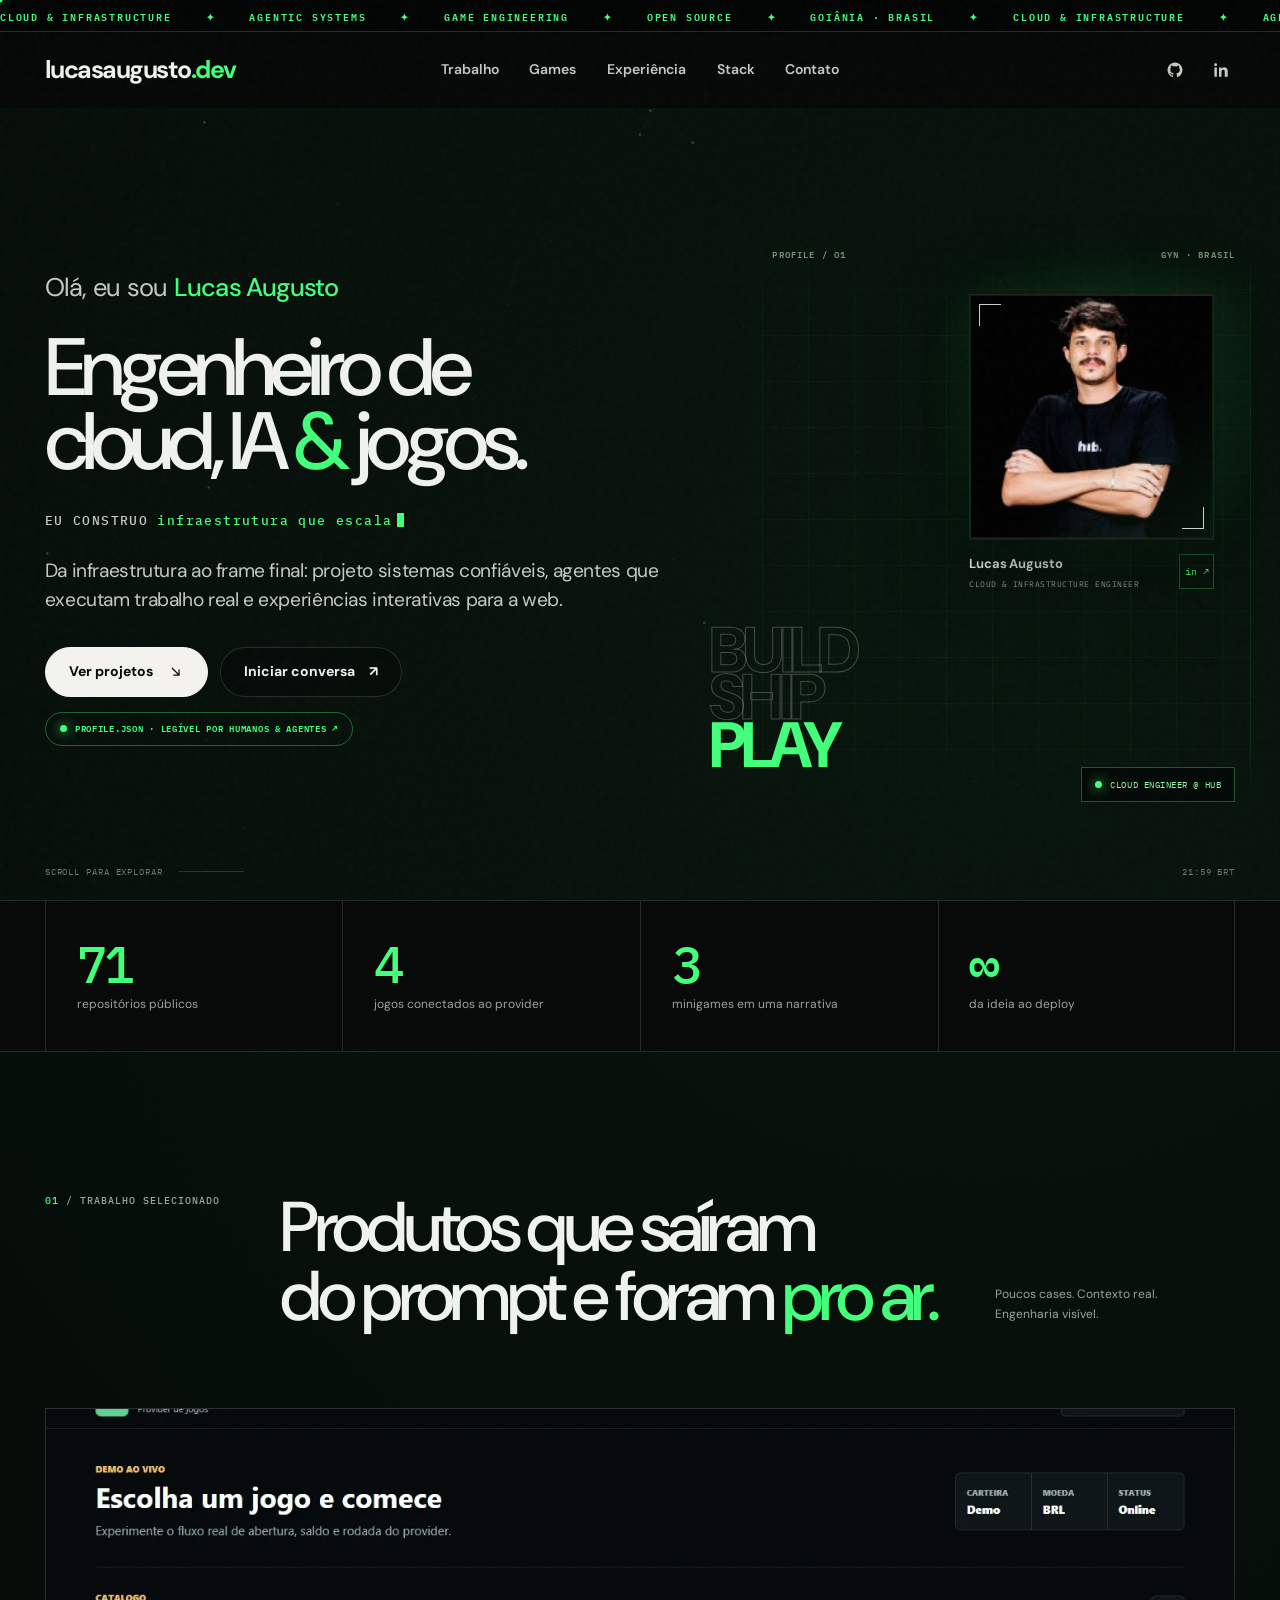
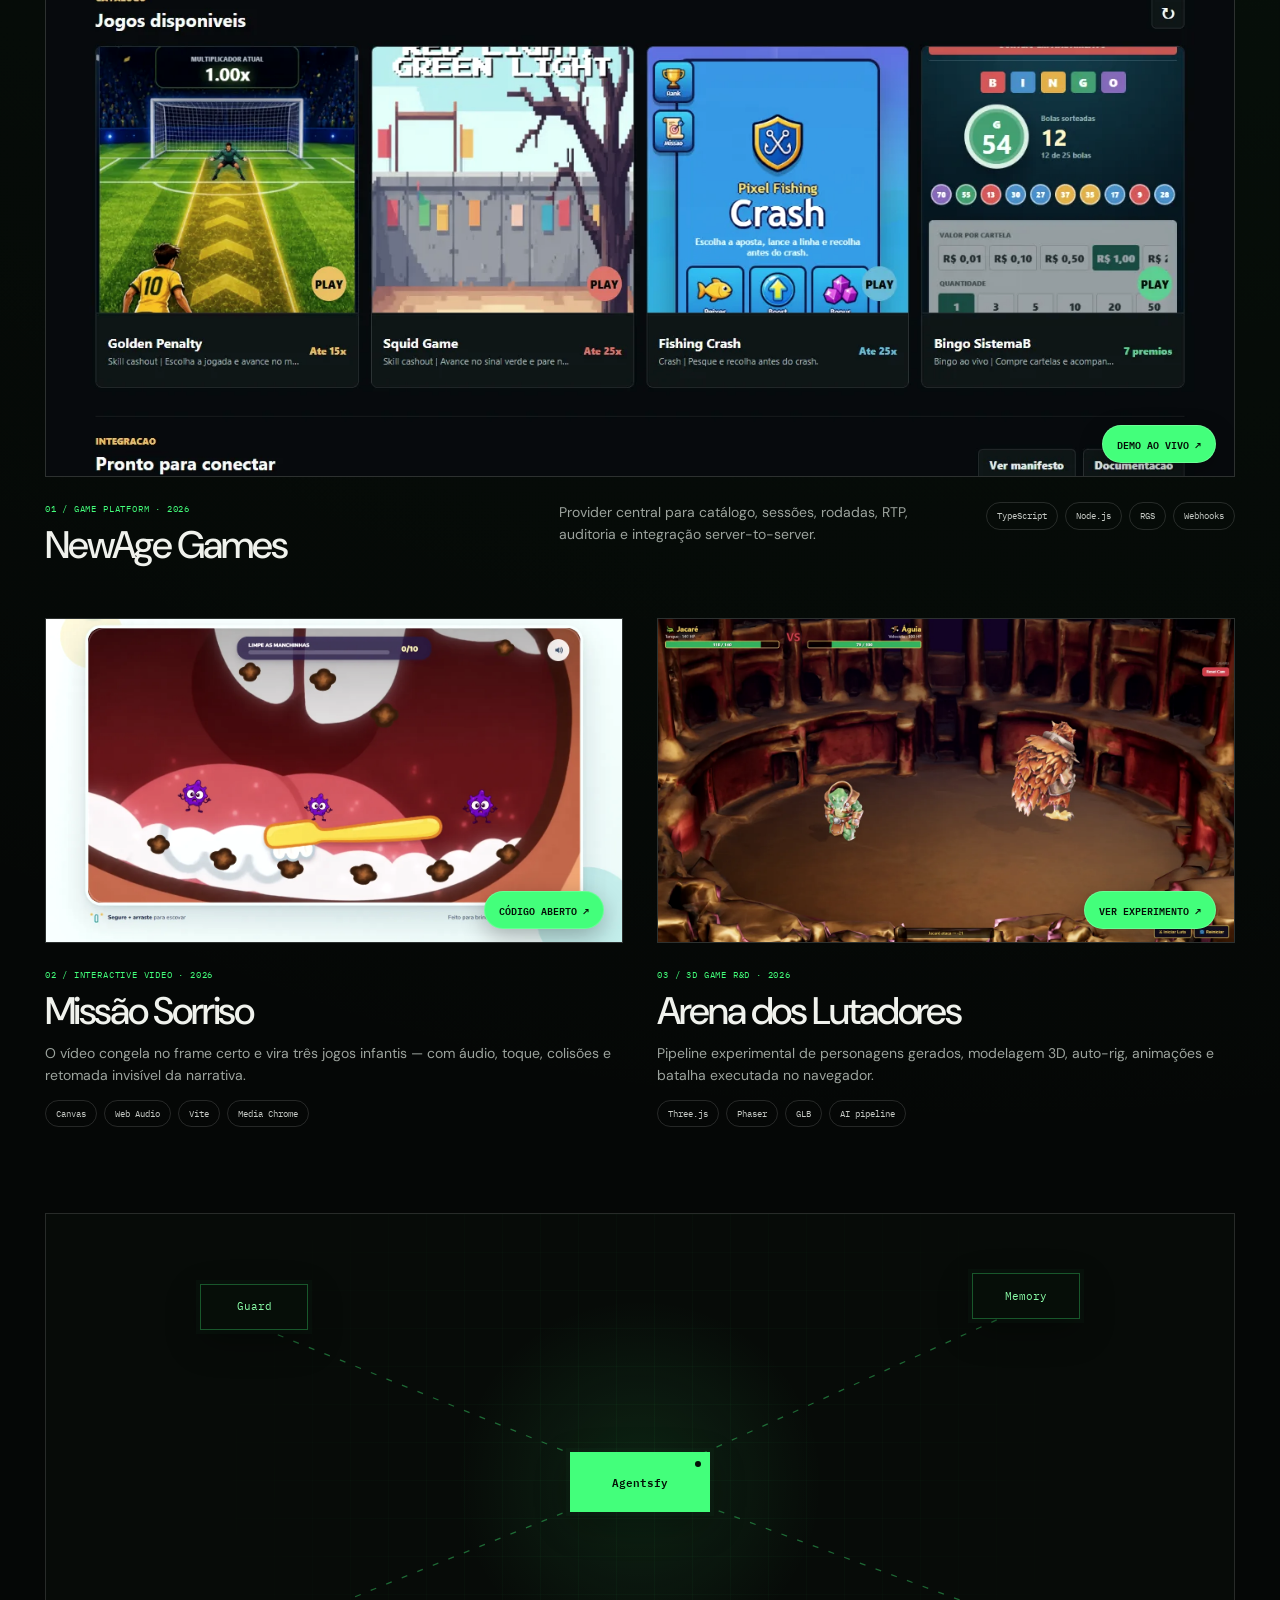
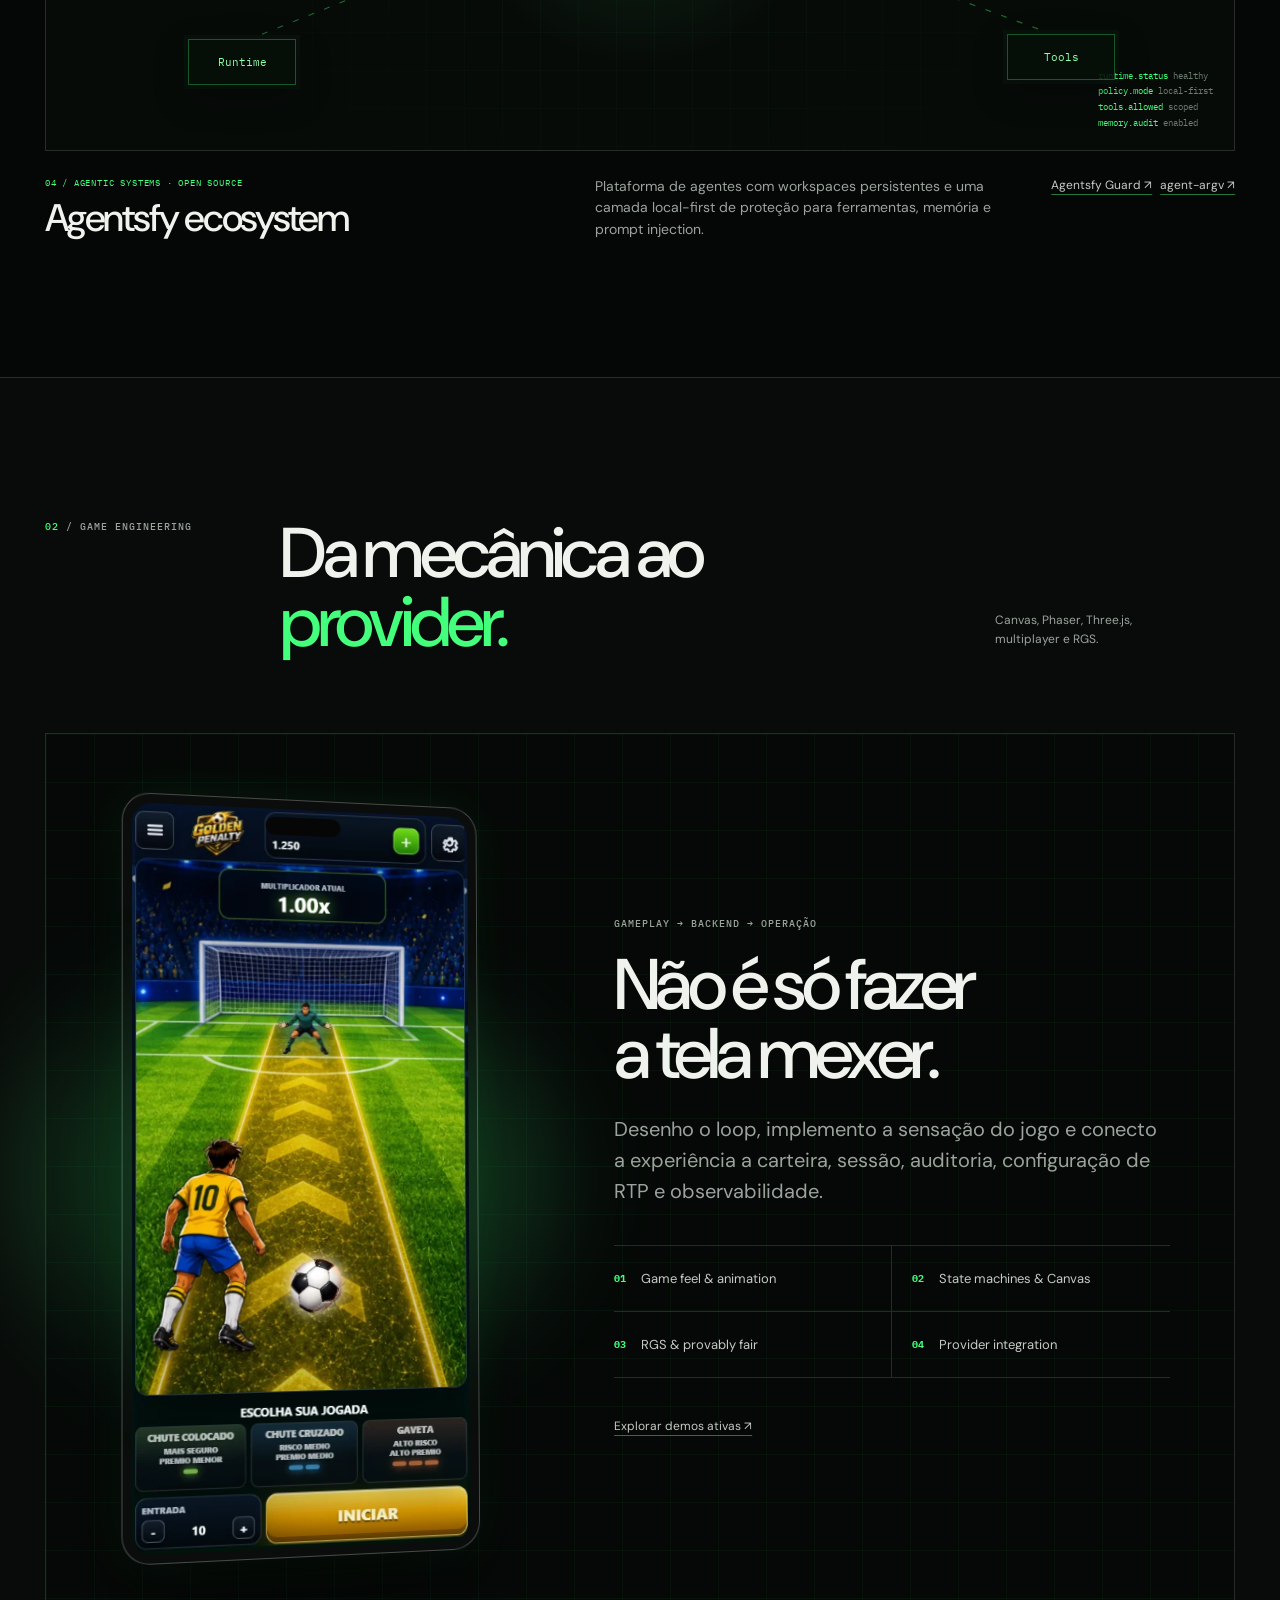
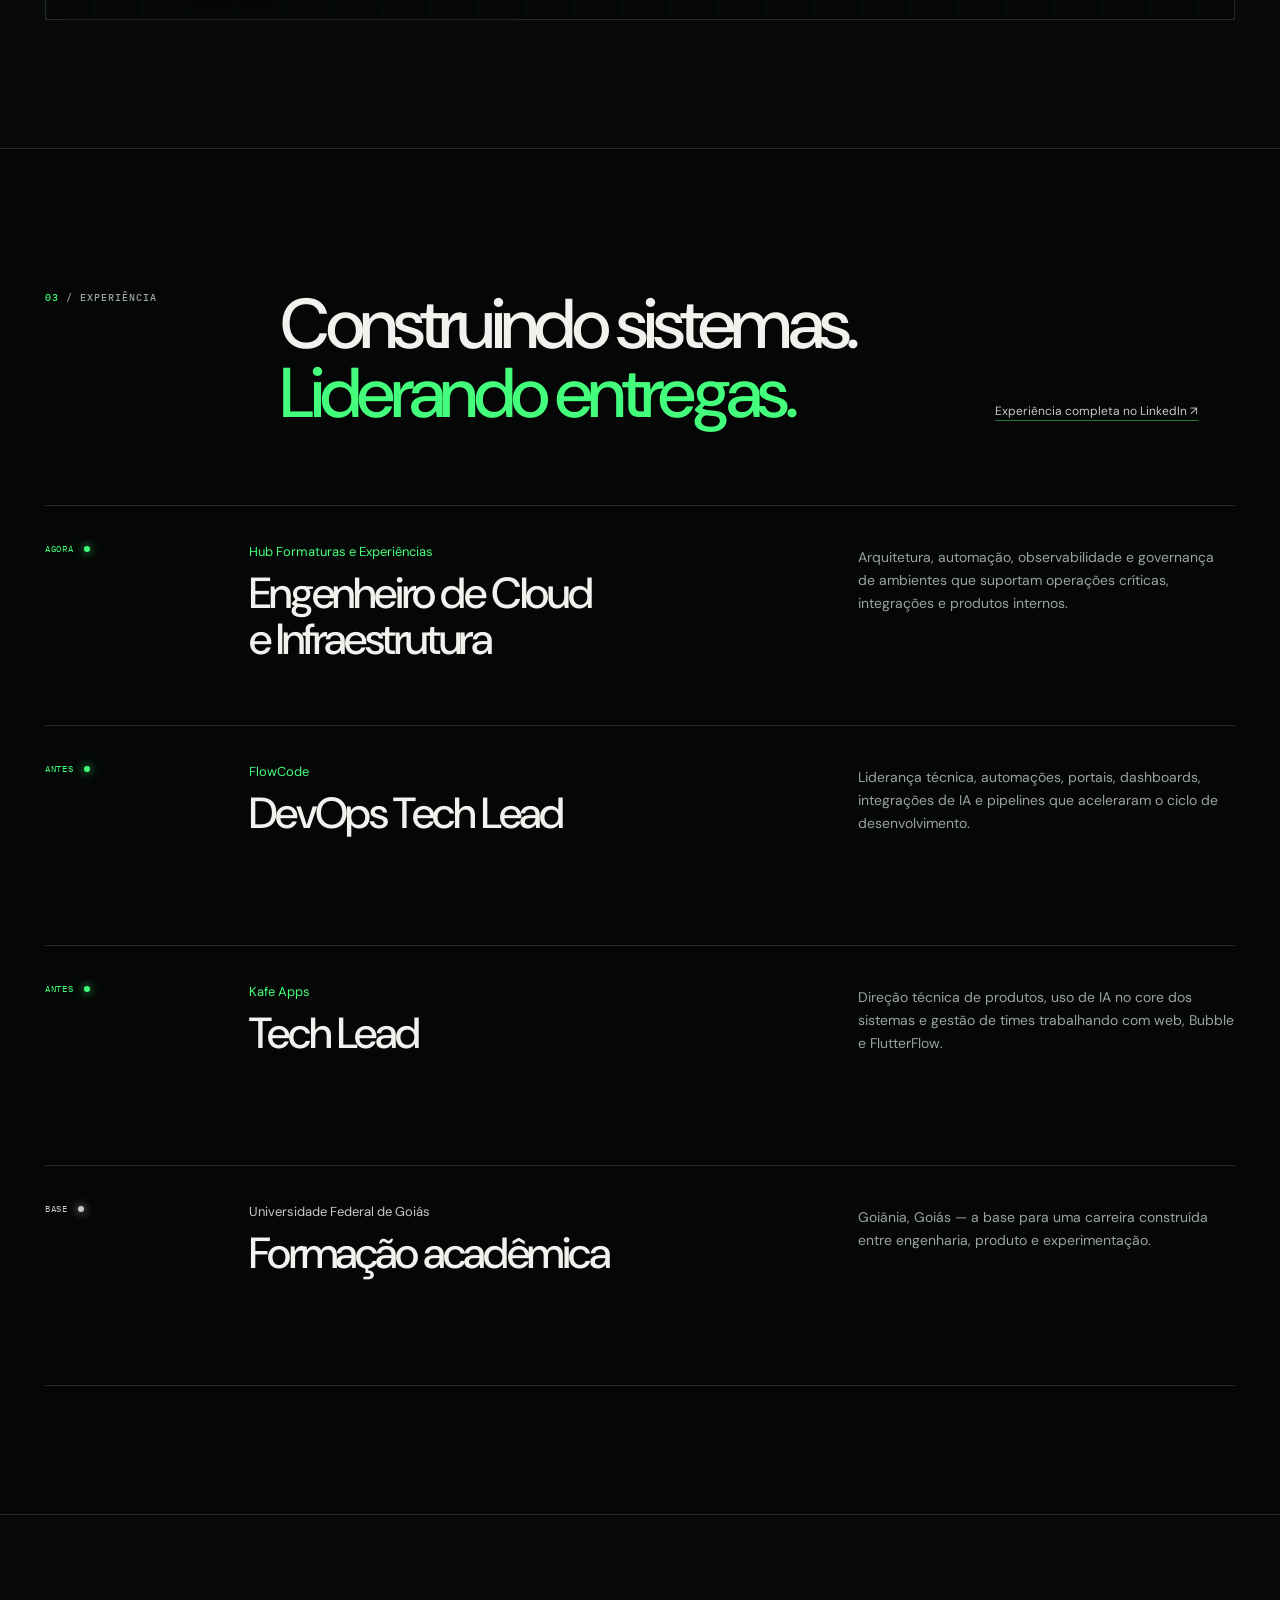
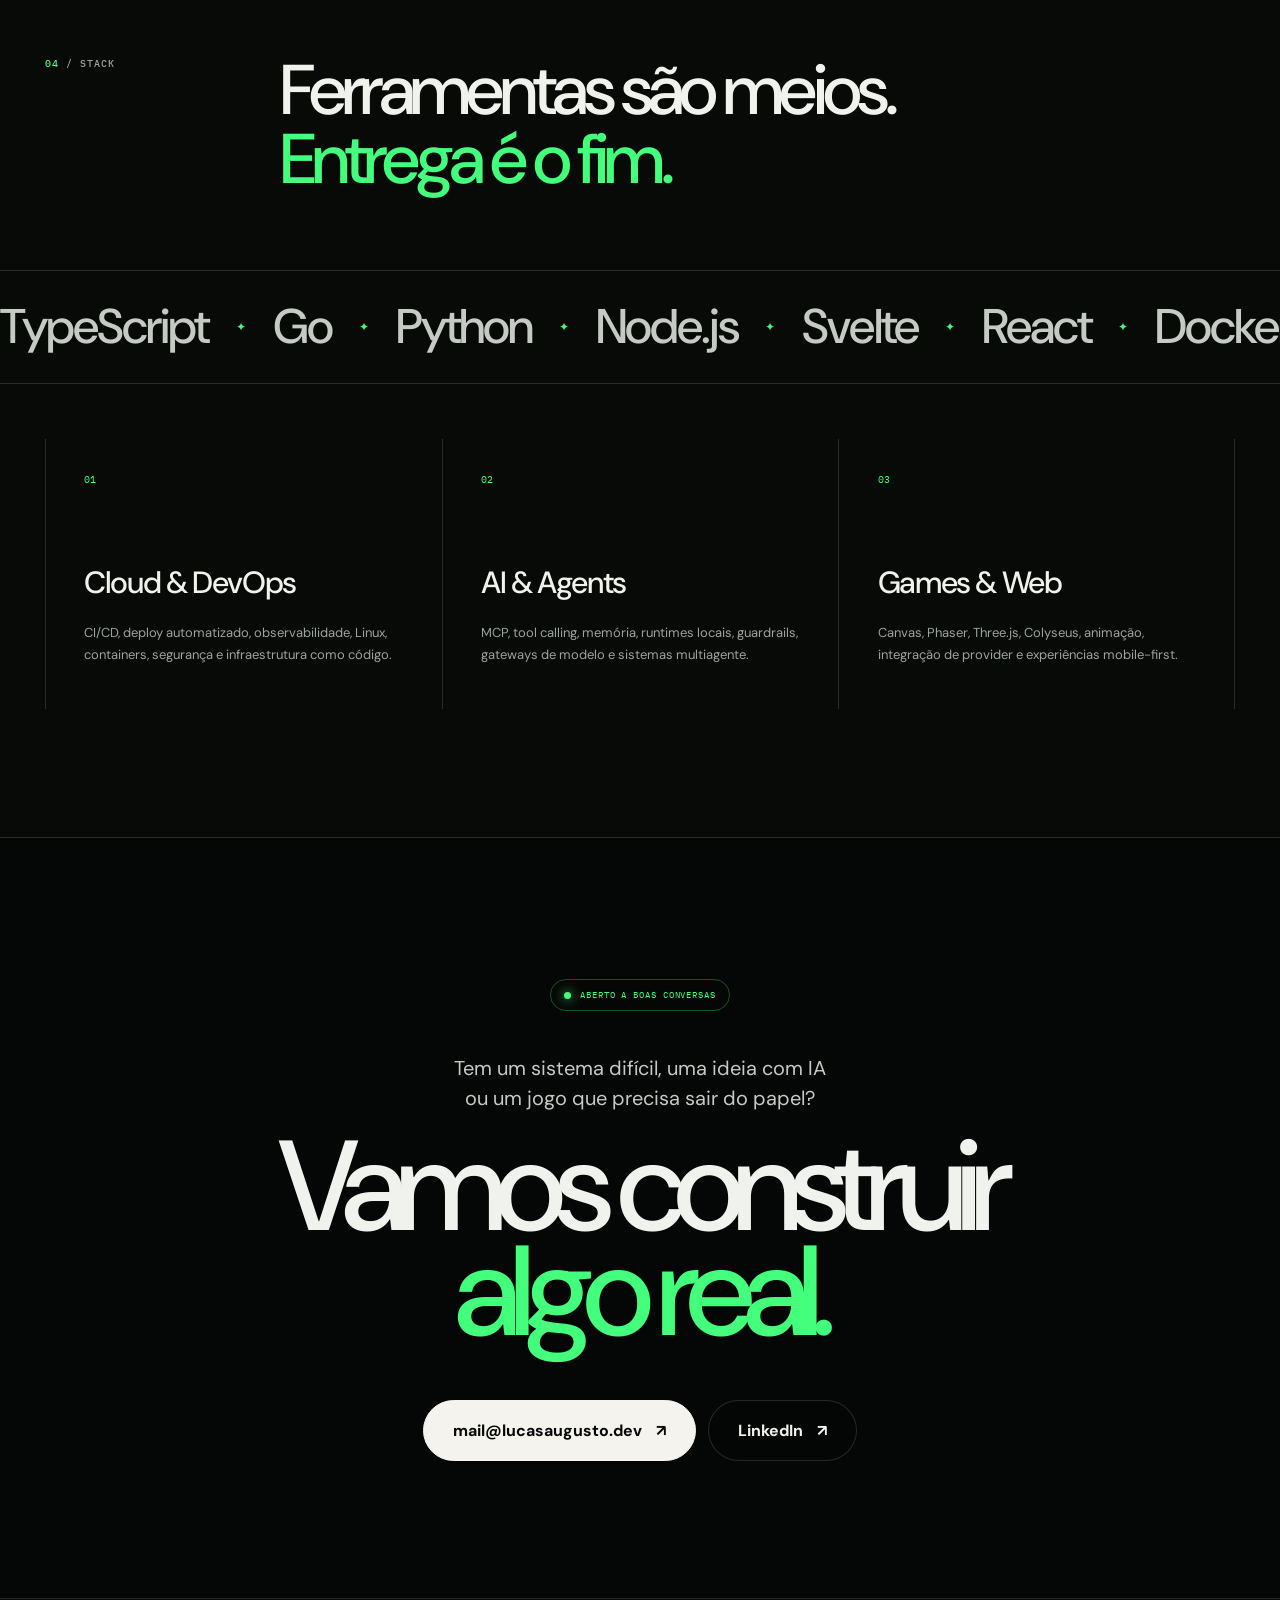
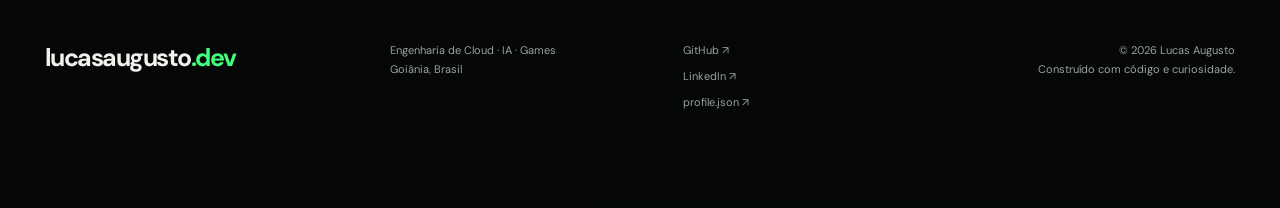
<file: index.html>
<!doctype html>
<html lang="pt-BR">
  <head>
    <meta charset="UTF-8" />
    <meta name="viewport" content="width=device-width, initial-scale=1.0" />
    <meta name="theme-color" content="#050706" />
    <meta
      name="description"
      content="Portfólio de Lucas Augusto — engenharia de cloud e infraestrutura, sistemas de IA e experiências interativas para web."
    />
    <meta name="author" content="Lucas Augusto" />
    <meta name="robots" content="index, follow" />
    <link rel="canonical" href="https://lucasaugusto.dev/" />
    <link rel="preconnect" href="https://fonts.googleapis.com" />
    <link rel="preconnect" href="https://fonts.gstatic.com" crossorigin />
    <link
      href="https://fonts.googleapis.com/css2?family=DM+Sans:wght@400;500;600;700&family=IBM+Plex+Mono:wght@400;500;600&display=swap"
      rel="stylesheet"
    />
    <link rel="icon" href="assets/favicon.svg" type="image/svg+xml" />
    <link rel="stylesheet" href="styles.css" />

    <meta property="og:type" content="website" />
    <meta property="og:locale" content="pt_BR" />
    <meta property="og:site_name" content="Lucas Augusto" />
    <meta property="og:title" content="Lucas Augusto — Cloud, IA & Game Engineering" />
    <meta
      property="og:description"
      content="Da infraestrutura ao frame final: sistemas confiáveis, agentes de IA e experiências jogáveis."
    />
    <meta property="og:url" content="https://lucasaugusto.dev/" />
    <meta property="og:image" content="https://lucasaugusto.dev/assets/og-cover.jpg" />
    <meta name="twitter:card" content="summary_large_image" />
    <meta name="twitter:title" content="Lucas Augusto — Cloud, IA & Game Engineering" />
    <meta
      name="twitter:description"
      content="Sistemas confiáveis, agentes de IA e experiências jogáveis."
    />
    <meta name="twitter:image" content="https://lucasaugusto.dev/assets/og-cover.jpg" />

    <title>Lucas Augusto — Cloud, IA & Game Engineering</title>

    <script type="application/ld+json">
      {
        "@context": "https://schema.org",
        "@type": "Person",
        "name": "Lucas Augusto",
        "url": "https://lucasaugusto.dev",
        "image": "https://lucasaugusto.dev/assets/lucas-linkedin.jpg",
        "jobTitle": "Engenheiro de Cloud e Infraestrutura",
        "worksFor": {
          "@type": "Organization",
          "name": "Hub Formaturas e Experiências"
        },
        "alumniOf": {
          "@type": "CollegeOrUniversity",
          "name": "Universidade Federal de Goiás"
        },
        "sameAs": [
          "https://github.com/lucasaugustodev",
          "https://www.linkedin.com/in/lucas-augusto-a7381b11b/"
        ],
        "knowsAbout": [
          "Cloud Infrastructure",
          "DevOps",
          "Artificial Intelligence",
          "Game Development",
          "TypeScript",
          "Go",
          "Python",
          "Phaser",
          "Three.js"
        ]
      }
    </script>
  </head>

  <body>
    <a class="skip-link" href="#conteudo">Pular para o conteúdo</a>
    <div class="noise" aria-hidden="true"></div>
    <div class="cursor-dot" aria-hidden="true"></div>
    <div class="cursor-ring" aria-hidden="true"></div>

    <div class="ticker" aria-label="Áreas de atuação">
      <div class="ticker__track">
        <span>CLOUD & INFRASTRUCTURE</span><i>✦</i>
        <span>AGENTIC SYSTEMS</span><i>✦</i>
        <span>GAME ENGINEERING</span><i>✦</i>
        <span>OPEN SOURCE</span><i>✦</i>
        <span>GOIÂNIA · BRASIL</span><i>✦</i>
        <span aria-hidden="true">CLOUD & INFRASTRUCTURE</span><i aria-hidden="true">✦</i>
        <span aria-hidden="true">AGENTIC SYSTEMS</span><i aria-hidden="true">✦</i>
        <span aria-hidden="true">GAME ENGINEERING</span><i aria-hidden="true">✦</i>
        <span aria-hidden="true">OPEN SOURCE</span><i aria-hidden="true">✦</i>
        <span aria-hidden="true">GOIÂNIA · BRASIL</span><i aria-hidden="true">✦</i>
      </div>
    </div>

    <header class="site-header">
      <a class="brand magnetic" href="#top" aria-label="Lucas Augusto — início">
        lucasaugusto<span>.dev</span>
      </a>

      <button class="menu-button" type="button" aria-expanded="false" aria-controls="main-nav">
        <span>menu</span>
        <svg viewBox="0 0 24 24" aria-hidden="true">
          <path d="M4 8h16M4 16h16" />
        </svg>
      </button>

      <nav id="main-nav" class="main-nav" aria-label="Navegação principal">
        <a href="#trabalho">Trabalho</a>
        <a href="#games">Games</a>
        <a href="#experiencia">Experiência</a>
        <a href="#stack">Stack</a>
        <a href="#contato">Contato</a>
      </nav>

      <div class="header-socials" aria-label="Redes sociais">
        <a class="magnetic" href="https://github.com/lucasaugustodev" target="_blank" rel="noreferrer" aria-label="GitHub">
          <svg viewBox="0 0 24 24" aria-hidden="true"><path d="M12 2a10 10 0 0 0-3.16 19.49c.5.09.68-.22.68-.48v-1.86c-2.78.6-3.37-1.18-3.37-1.18-.45-1.16-1.11-1.47-1.11-1.47-.91-.62.07-.61.07-.61 1 .07 1.53 1.03 1.53 1.03.9 1.53 2.34 1.09 2.91.83.09-.65.35-1.09.64-1.34-2.22-.25-4.55-1.11-4.55-4.94 0-1.09.39-1.98 1.03-2.68-.1-.25-.45-1.27.1-2.64 0 0 .84-.27 2.75 1.02A9.58 9.58 0 0 1 12 6.84a9.6 9.6 0 0 1 2.5.34c1.91-1.3 2.75-1.02 2.75-1.02.55 1.37.2 2.39.1 2.64.64.7 1.03 1.59 1.03 2.68 0 3.84-2.34 4.69-4.57 4.94.36.31.68.92.68 1.86v2.73c0 .27.18.58.69.48A10 10 0 0 0 12 2Z" /></svg>
        </a>
        <a class="magnetic" href="https://www.linkedin.com/in/lucas-augusto-a7381b11b/" target="_blank" rel="noreferrer" aria-label="LinkedIn">
          <svg viewBox="0 0 24 24" aria-hidden="true"><path d="M6.5 8.5H3.2V21h3.3V8.5ZM4.85 3A1.92 1.92 0 1 0 4.85 6.84 1.92 1.92 0 0 0 4.85 3ZM21 13.83c0-3.76-2-5.51-4.69-5.51a4.05 4.05 0 0 0-3.67 2.02V8.5H9.35V21h3.29v-6.2c0-1.63.31-3.21 2.33-3.21 1.99 0 2.02 1.86 2.02 3.31V21H21v-7.17Z" /></svg>
        </a>
      </div>
    </header>

    <main id="conteudo">
      <section id="top" class="hero section-shell">
        <canvas id="hero-canvas" aria-hidden="true"></canvas>
        <div class="hero__copy">
          <p class="hero__hello reveal">Olá, eu sou <strong>Lucas Augusto</strong></p>
          <h1 class="hero__title reveal" data-delay="1">
            Engenheiro de<br />
            cloud, IA <em>&</em> jogos.
          </h1>
          <p class="hero__build reveal" data-delay="2">
            EU CONSTRUO
            <span class="terminal-line"><span id="rotating-text">infraestrutura que escala</span><b aria-hidden="true"></b></span>
          </p>
          <p class="hero__intro reveal" data-delay="3">
            Da infraestrutura ao frame final: projeto sistemas confiáveis, agentes que executam trabalho real e experiências interativas para a web.
          </p>
          <div class="hero__actions reveal" data-delay="4">
            <a class="button button--light magnetic" href="#trabalho">
              Ver projetos
              <svg viewBox="0 0 24 24" aria-hidden="true"><path d="m7 7 10 10m0-8v8H9" /></svg>
            </a>
            <a class="button button--ghost magnetic" href="mailto:mail@lucasaugusto.dev">
              Iniciar conversa
              <span aria-hidden="true">↗</span>
            </a>
          </div>
          <a class="system-badge reveal" data-delay="5" href="profile.json">
            <span></span> PROFILE.JSON · LEGÍVEL POR HUMANOS & AGENTES ↗
          </a>
        </div>

        <div class="hero__visual reveal" data-delay="2" aria-label="Foto e perfil profissional de Lucas Augusto">
          <div class="portrait-meta" aria-hidden="true">
            <span>PROFILE / 01</span>
            <span>GYN · BRASIL</span>
          </div>

          <figure class="portrait-card">
            <div class="portrait-card__image">
              <img src="assets/lucas-linkedin.jpg" alt="Foto de Lucas Augusto" width="200" height="200" />
              <span class="portrait-card__corner portrait-card__corner--top" aria-hidden="true"></span>
              <span class="portrait-card__corner portrait-card__corner--bottom" aria-hidden="true"></span>
            </div>
            <figcaption>
              <div>
                <strong>Lucas Augusto</strong>
                <span>Cloud & Infrastructure Engineer</span>
              </div>
              <a href="https://www.linkedin.com/in/lucas-augusto-a7381b11b/" target="_blank" rel="noreferrer" aria-label="Abrir o LinkedIn de Lucas Augusto">in ↗</a>
            </figcaption>
          </figure>

          <p class="visual-manifesto" aria-hidden="true">
            <span>BUILD</span>
            <span>SHIP</span>
            <span>PLAY</span>
          </p>

          <div class="visual-status">
            <span class="status-dot"></span>
            CLOUD ENGINEER @ HUB
          </div>
        </div>

        <div class="hero__foot reveal" data-delay="5">
          <span>Scroll para explorar</span>
          <span class="scroll-line"></span>
          <span id="local-time">--:-- BRT</span>
        </div>
      </section>

      <section class="proof" aria-label="Números do portfólio">
        <div class="section-shell proof__grid">
          <div class="proof__item reveal">
            <strong data-count="71">00</strong>
            <span>repositórios públicos</span>
          </div>
          <div class="proof__item reveal" data-delay="1">
            <strong data-count="4">0</strong>
            <span>jogos conectados ao provider</span>
          </div>
          <div class="proof__item reveal" data-delay="2">
            <strong data-count="3">0</strong>
            <span>minigames em uma narrativa</span>
          </div>
          <div class="proof__item proof__item--text reveal" data-delay="3">
            <strong>∞</strong>
            <span>da ideia ao deploy</span>
          </div>
        </div>
      </section>

      <section id="trabalho" class="work section-shell block-section">
        <header class="section-heading reveal">
          <p><span>01</span> / Trabalho selecionado</p>
          <h2>Produtos que saíram<br />do prompt e foram <em>pro ar.</em></h2>
          <p class="section-heading__aside">Poucos cases. Contexto real.<br />Engenharia visível.</p>
        </header>

        <div class="case-list">
          <article class="case case--wide reveal spotlight-card">
            <a class="case__media" href="https://newage.games/demos/" target="_blank" rel="noreferrer" aria-label="Abrir demonstração da NewAge Games">
              <img src="assets/newage-games.webp" alt="Catálogo da plataforma NewAge Games com quatro jogos" width="1440" height="900" loading="lazy" />
              <span class="case__launch">Demo ao vivo ↗</span>
            </a>
            <div class="case__body">
              <div>
                <p class="case__index">01 / GAME PLATFORM · 2026</p>
                <h3>NewAge Games</h3>
              </div>
              <p class="case__summary">Provider central para catálogo, sessões, rodadas, RTP, auditoria e integração server-to-server.</p>
              <ul class="tag-list" aria-label="Tecnologias">
                <li>TypeScript</li><li>Node.js</li><li>RGS</li><li>Webhooks</li>
              </ul>
            </div>
          </article>

          <article id="games" class="case case--split reveal spotlight-card">
            <a class="case__media" href="https://github.com/lucasaugustodev/dentinhos-game" target="_blank" rel="noreferrer" aria-label="Ver código do projeto Missão Sorriso">
              <img src="assets/dentinhos-game.webp" alt="Minigame de escovação Missão Sorriso" width="1365" height="900" loading="lazy" />
              <span class="case__launch">Código aberto ↗</span>
            </a>
            <div class="case__body">
              <div>
                <p class="case__index">02 / INTERACTIVE VIDEO · 2026</p>
                <h3>Missão Sorriso</h3>
              </div>
              <p class="case__summary">O vídeo congela no frame certo e vira três jogos infantis — com áudio, toque, colisões e retomada invisível da narrativa.</p>
              <ul class="tag-list" aria-label="Tecnologias">
                <li>Canvas</li><li>Web Audio</li><li>Vite</li><li>Media Chrome</li>
              </ul>
            </div>
          </article>

          <article class="case case--split reveal spotlight-card" data-delay="1">
            <a class="case__media" href="https://github.com/lucasaugustodev/arena-lutadores-web" target="_blank" rel="noreferrer" aria-label="Ver código do projeto Arena dos Lutadores">
              <img src="assets/arena-lutadores.webp" alt="Luta 3D entre Jacaré e Águia em um coliseu" width="1920" height="1080" loading="lazy" />
              <span class="case__launch">Ver experimento ↗</span>
            </a>
            <div class="case__body">
              <div>
                <p class="case__index">03 / 3D GAME R&D · 2026</p>
                <h3>Arena dos Lutadores</h3>
              </div>
              <p class="case__summary">Pipeline experimental de personagens gerados, modelagem 3D, auto-rig, animações e batalha executada no navegador.</p>
              <ul class="tag-list" aria-label="Tecnologias">
                <li>Three.js</li><li>Phaser</li><li>GLB</li><li>AI pipeline</li>
              </ul>
            </div>
          </article>

          <article class="case case--wide case--system reveal spotlight-card">
            <div class="system-map" aria-label="Diagrama do ecossistema de agentes">
              <div class="system-map__grid" aria-hidden="true"></div>
              <div class="node node--core"><span></span>Agentsfy</div>
              <div class="node node--one">Guard</div>
              <div class="node node--two">Memory</div>
              <div class="node node--three">Tools</div>
              <div class="node node--four">Runtime</div>
              <svg class="system-lines" viewBox="0 0 1000 430" preserveAspectRatio="none" aria-hidden="true">
                <path d="M500 215 190 95M500 215 800 85M500 215 840 335M500 215 175 340" />
              </svg>
              <div class="system-log" aria-hidden="true">
                <span>runtime.status</span> healthy<br />
                <span>policy.mode</span> local-first<br />
                <span>tools.allowed</span> scoped<br />
                <span>memory.audit</span> enabled
              </div>
            </div>
            <div class="case__body">
              <div>
                <p class="case__index">04 / AGENTIC SYSTEMS · OPEN SOURCE</p>
                <h3>Agentsfy ecosystem</h3>
              </div>
              <p class="case__summary">Plataforma de agentes com workspaces persistentes e uma camada local-first de proteção para ferramentas, memória e prompt injection.</p>
              <div class="case__links">
                <a href="https://github.com/lucasaugustodev/agentsfy-guard" target="_blank" rel="noreferrer">Agentsfy Guard ↗</a>
                <a href="https://github.com/lucasaugustodev/agent-argv" target="_blank" rel="noreferrer">agent-argv ↗</a>
              </div>
            </div>
          </article>
        </div>
      </section>

      <section class="game-reel block-section">
        <div class="section-shell">
          <header class="section-heading section-heading--compact reveal">
            <p><span>02</span> / Game engineering</p>
            <h2>Da mecânica ao<br /><em>provider.</em></h2>
            <p class="section-heading__aside">Canvas, Phaser, Three.js,<br />multiplayer e RGS.</p>
          </header>

          <div class="game-stage reveal">
            <div class="phone-shot">
              <img src="assets/golden-penalty.webp" alt="Jogo Golden Penalty em tela mobile" width="430" height="932" loading="lazy" />
              <span class="phone-shot__glow" aria-hidden="true"></span>
            </div>
            <div class="game-stage__copy">
              <p class="mono-label">GAMEPLAY → BACKEND → OPERAÇÃO</p>
              <h3>Não é só fazer<br />a tela mexer.</h3>
              <p>Desenho o loop, implemento a sensação do jogo e conecto a experiência a carteira, sessão, auditoria, configuração de RTP e observabilidade.</p>
              <div class="game-capabilities">
                <div><strong>01</strong><span>Game feel & animation</span></div>
                <div><strong>02</strong><span>State machines & Canvas</span></div>
                <div><strong>03</strong><span>RGS & provably fair</span></div>
                <div><strong>04</strong><span>Provider integration</span></div>
              </div>
              <a class="text-link" href="https://newage.games/demos/" target="_blank" rel="noreferrer">Explorar demos ativas <span>↗</span></a>
            </div>
          </div>
        </div>
      </section>

      <section id="experiencia" class="experience section-shell block-section">
        <header class="section-heading reveal">
          <p><span>03</span> / Experiência</p>
          <h2>Construindo sistemas.<br /><em>Liderando entregas.</em></h2>
          <a class="section-heading__aside text-link" href="https://www.linkedin.com/in/lucas-augusto-a7381b11b/details/experience/" target="_blank" rel="noreferrer">Experiência completa no LinkedIn ↗</a>
        </header>

        <div class="timeline">
          <article class="timeline__item reveal">
            <div class="timeline__when"><span>AGORA</span><i></i></div>
            <div class="timeline__role">
              <p>Hub Formaturas e Experiências</p>
              <h3>Engenheiro de Cloud<br />e Infraestrutura</h3>
            </div>
            <p class="timeline__description">Arquitetura, automação, observabilidade e governança de ambientes que suportam operações críticas, integrações e produtos internos.</p>
          </article>
          <article class="timeline__item reveal">
            <div class="timeline__when"><span>ANTES</span><i></i></div>
            <div class="timeline__role">
              <p>FlowCode</p>
              <h3>DevOps Tech Lead</h3>
            </div>
            <p class="timeline__description">Liderança técnica, automações, portais, dashboards, integrações de IA e pipelines que aceleraram o ciclo de desenvolvimento.</p>
          </article>
          <article class="timeline__item reveal">
            <div class="timeline__when"><span>ANTES</span><i></i></div>
            <div class="timeline__role">
              <p>Kafe Apps</p>
              <h3>Tech Lead</h3>
            </div>
            <p class="timeline__description">Direção técnica de produtos, uso de IA no core dos sistemas e gestão de times trabalhando com web, Bubble e FlutterFlow.</p>
          </article>
          <article class="timeline__item timeline__item--education reveal">
            <div class="timeline__when"><span>BASE</span><i></i></div>
            <div class="timeline__role">
              <p>Universidade Federal de Goiás</p>
              <h3>Formação acadêmica</h3>
            </div>
            <p class="timeline__description">Goiânia, Goiás — a base para uma carreira construída entre engenharia, produto e experimentação.</p>
          </article>
        </div>
      </section>

      <section id="stack" class="stack block-section">
        <div class="section-shell">
          <header class="section-heading section-heading--compact reveal">
            <p><span>04</span> / Stack</p>
            <h2>Ferramentas são meios.<br /><em>Entrega é o fim.</em></h2>
          </header>
        </div>
        <div class="stack-marquee" aria-label="Tecnologias">
          <div class="stack-marquee__track">
            <span>TypeScript</span><i>✦</i><span>Go</span><i>✦</i><span>Python</span><i>✦</i><span>Node.js</span><i>✦</i><span>Svelte</span><i>✦</i><span>React</span><i>✦</i><span>Docker</span><i>✦</i><span>AWS</span><i>✦</i><span>Cloudflare</span><i>✦</i><span>PostgreSQL</span><i>✦</i><span>Redis</span><i>✦</i><span>GitHub Actions</span><i>✦</i>
            <span aria-hidden="true">TypeScript</span><i aria-hidden="true">✦</i><span aria-hidden="true">Go</span><i aria-hidden="true">✦</i><span aria-hidden="true">Python</span><i aria-hidden="true">✦</i><span aria-hidden="true">Node.js</span><i aria-hidden="true">✦</i><span aria-hidden="true">Svelte</span><i aria-hidden="true">✦</i><span aria-hidden="true">React</span><i aria-hidden="true">✦</i><span aria-hidden="true">Docker</span><i aria-hidden="true">✦</i><span aria-hidden="true">AWS</span><i aria-hidden="true">✦</i><span aria-hidden="true">Cloudflare</span><i aria-hidden="true">✦</i><span aria-hidden="true">PostgreSQL</span><i aria-hidden="true">✦</i><span aria-hidden="true">Redis</span><i aria-hidden="true">✦</i><span aria-hidden="true">GitHub Actions</span><i aria-hidden="true">✦</i>
          </div>
        </div>
        <div class="section-shell stack__grid">
          <article class="skill-panel reveal">
            <span>01</span><h3>Cloud & DevOps</h3><p>CI/CD, deploy automatizado, observabilidade, Linux, containers, segurança e infraestrutura como código.</p>
          </article>
          <article class="skill-panel reveal" data-delay="1">
            <span>02</span><h3>AI & Agents</h3><p>MCP, tool calling, memória, runtimes locais, guardrails, gateways de modelo e sistemas multiagente.</p>
          </article>
          <article class="skill-panel reveal" data-delay="2">
            <span>03</span><h3>Games & Web</h3><p>Canvas, Phaser, Three.js, Colyseus, animação, integração de provider e experiências mobile-first.</p>
          </article>
        </div>
      </section>

      <section id="contato" class="contact section-shell block-section">
        <div class="contact__status reveal"><span></span> ABERTO A BOAS CONVERSAS</div>
        <p class="contact__kicker reveal">Tem um sistema difícil, uma ideia com IA<br />ou um jogo que precisa sair do papel?</p>
        <h2 class="reveal">Vamos construir<br /><em>algo real.</em></h2>
        <div class="contact__actions reveal">
          <a class="button button--light button--large magnetic" href="mailto:mail@lucasaugusto.dev">mail@lucasaugusto.dev <span>↗</span></a>
          <a class="button button--ghost button--large magnetic" href="https://www.linkedin.com/in/lucas-augusto-a7381b11b/" target="_blank" rel="noreferrer">LinkedIn <span>↗</span></a>
        </div>
      </section>
    </main>

    <footer class="footer section-shell">
      <a class="brand" href="#top">lucasaugusto<span>.dev</span></a>
      <p>Engenharia de Cloud · IA · Games<br />Goiânia, Brasil</p>
      <div class="footer__links">
        <a href="https://github.com/lucasaugustodev" target="_blank" rel="noreferrer">GitHub ↗</a>
        <a href="https://www.linkedin.com/in/lucas-augusto-a7381b11b/" target="_blank" rel="noreferrer">LinkedIn ↗</a>
        <a href="profile.json">profile.json ↗</a>
      </div>
      <p class="footer__copy">© <span id="year">2026</span> Lucas Augusto<br />Construído com código e curiosidade.</p>
    </footer>

    <script src="script.js" defer></script>
  </body>
</html>
</file>
<file: styles.css>
:root {
  --bg: #050706;
  --bg-elevated: #0a0e0c;
  --panel: #0d1210;
  --panel-soft: #111713;
  --line: rgba(237, 242, 237, 0.14);
  --line-bright: rgba(90, 255, 139, 0.34);
  --text: #f0f2ed;
  --muted: #9ca39d;
  --muted-strong: #c6cac5;
  --green: #43ff7b;
  --green-soft: #8bffa9;
  --green-deep: #0ca642;
  --white: #f4f3ee;
  --max: 1400px;
  --gutter: clamp(20px, 3.5vw, 56px);
  --sans: "DM Sans", Arial, sans-serif;
  --mono: "IBM Plex Mono", Consolas, monospace;
}

*,
*::before,
*::after {
  box-sizing: border-box;
}

html {
  scroll-behavior: smooth;
  scroll-padding-top: 106px;
  background: var(--bg);
}

body {
  margin: 0;
  min-width: 320px;
  overflow-x: hidden;
  color: var(--text);
  background:
    radial-gradient(circle at 77% 8%, rgba(48, 255, 110, 0.055), transparent 28%),
    var(--bg);
  font-family: var(--sans);
  font-size: 16px;
  line-height: 1.5;
  -webkit-font-smoothing: antialiased;
  text-rendering: optimizeLegibility;
}

::selection {
  color: #021005;
  background: var(--green);
}

a {
  color: inherit;
  text-decoration: none;
}

button,
a {
  -webkit-tap-highlight-color: transparent;
}

img,
svg {
  display: block;
}

img {
  height: auto;
  max-width: 100%;
}

button {
  color: inherit;
  font: inherit;
}

.skip-link {
  position: fixed;
  z-index: 1000;
  top: 8px;
  left: 8px;
  padding: 10px 16px;
  color: #020604;
  background: var(--green);
  transform: translateY(-150%);
  transition: transform 180ms ease;
}

.skip-link:focus {
  transform: translateY(0);
}

.noise {
  position: fixed;
  z-index: 999;
  inset: 0;
  pointer-events: none;
  opacity: 0.035;
  background-image: url("data:image/svg+xml,%3Csvg viewBox='0 0 180 180' xmlns='http://www.w3.org/2000/svg'%3E%3Cfilter id='n'%3E%3CfeTurbulence type='fractalNoise' baseFrequency='.8' numOctaves='4' stitchTiles='stitch'/%3E%3C/filter%3E%3Crect width='100%25' height='100%25' filter='url(%23n)' opacity='.75'/%3E%3C/svg%3E");
}

.section-shell {
  width: min(100%, var(--max));
  margin-inline: auto;
  padding-inline: var(--gutter);
}

.block-section {
  padding-top: clamp(104px, 11vw, 176px);
  padding-bottom: clamp(90px, 10vw, 150px);
}

.ticker {
  position: relative;
  z-index: 100;
  height: 32px;
  overflow: hidden;
  border-bottom: 1px solid rgba(67, 255, 123, 0.2);
  color: var(--green);
  background: #020403;
  font-family: var(--mono);
  font-size: 10px;
  font-weight: 600;
  letter-spacing: 0.18em;
  line-height: 32px;
  white-space: nowrap;
}

.ticker__track {
  display: flex;
  width: max-content;
  align-items: center;
  animation: ticker 35s linear infinite;
}

.ticker span {
  display: inline-block;
}

.ticker i {
  margin-inline: 34px;
  font-style: normal;
}

@keyframes ticker {
  to { transform: translateX(-50%); }
}

.site-header {
  position: sticky;
  z-index: 90;
  top: 0;
  display: grid;
  min-height: 76px;
  padding: 0 var(--gutter);
  border-bottom: 1px solid transparent;
  grid-template-columns: minmax(240px, 1fr) auto minmax(150px, 1fr);
  align-items: center;
  background: linear-gradient(to bottom, rgba(5, 7, 6, 0.96), rgba(5, 7, 6, 0.78));
  backdrop-filter: blur(16px);
  transition: border-color 240ms ease, min-height 240ms ease;
}

.site-header.is-scrolled {
  min-height: 64px;
  border-bottom-color: var(--line);
}

.brand {
  width: max-content;
  font-size: clamp(19px, 2vw, 25px);
  font-weight: 700;
  letter-spacing: -0.06em;
}

.brand span {
  color: var(--green);
}

.main-nav {
  display: flex;
  gap: clamp(19px, 2.4vw, 37px);
  color: var(--muted-strong);
  font-size: 14px;
  font-weight: 600;
}

.main-nav a,
.header-socials a,
.footer__links a {
  transition: color 160ms ease;
}

.main-nav a:hover,
.main-nav a:focus-visible,
.header-socials a:hover,
.header-socials a:focus-visible,
.footer__links a:hover,
.footer__links a:focus-visible {
  color: var(--green);
}

.header-socials {
  display: flex;
  justify-content: flex-end;
  gap: 17px;
}

.header-socials a {
  display: grid;
  width: 29px;
  height: 29px;
  place-items: center;
  color: var(--muted-strong);
}

.header-socials svg {
  width: 18px;
  fill: currentColor;
}

.menu-button {
  display: none;
  border: 0;
  background: none;
}

.hero {
  position: relative;
  display: grid;
  min-height: calc(100svh - 108px);
  padding-top: clamp(62px, 9vh, 116px);
  padding-bottom: 52px;
  grid-template-columns: minmax(0, 0.98fr) minmax(420px, 0.82fr);
  gap: 36px;
  align-items: center;
}

#hero-canvas {
  position: absolute;
  z-index: 0;
  inset: 0;
  width: 100%;
  height: 100%;
  pointer-events: none;
  opacity: 0.46;
}

.hero__copy,
.hero__visual,
.hero__foot {
  position: relative;
  z-index: 2;
}

.hero__copy {
  max-width: 780px;
  padding-bottom: 22px;
}

.hero__hello {
  margin: 0 0 24px;
  color: var(--muted-strong);
  font-size: clamp(20px, 2vw, 29px);
  letter-spacing: -0.03em;
}

.hero__hello strong {
  color: var(--green);
  font-weight: 500;
}

.hero__title {
  margin: 0;
  max-width: 850px;
  font-size: clamp(58px, 6.35vw, 101px);
  font-weight: 500;
  letter-spacing: -0.072em;
  line-height: 0.91;
}

.hero__title em,
.section-heading h2 em,
.contact h2 em {
  color: var(--green);
  font-style: normal;
}

.hero__build {
  display: flex;
  min-height: 26px;
  margin: 28px 0 0;
  gap: 9px;
  align-items: center;
  color: var(--muted-strong);
  font-family: var(--mono);
  font-size: clamp(11px, 1vw, 13px);
  font-weight: 500;
  letter-spacing: 0.11em;
}

.terminal-line {
  color: var(--green);
}

.terminal-line b {
  display: inline-block;
  width: 7px;
  height: 14px;
  margin-left: 4px;
  vertical-align: -2px;
  background: var(--green);
  animation: blink 0.85s steps(1) infinite;
}

@keyframes blink {
  50% { opacity: 0; }
}

.hero__intro {
  max-width: 630px;
  margin: 24px 0 0;
  color: var(--muted-strong);
  font-size: clamp(16px, 1.5vw, 20px);
  letter-spacing: -0.02em;
  line-height: 1.5;
}

.hero__actions,
.contact__actions {
  display: flex;
  margin-top: 32px;
  gap: 12px;
  flex-wrap: wrap;
}

.button {
  position: relative;
  display: inline-flex;
  min-height: 50px;
  padding: 0 23px;
  overflow: hidden;
  border: 1px solid var(--line);
  border-radius: 999px;
  gap: 14px;
  align-items: center;
  justify-content: center;
  font-size: 14px;
  font-weight: 700;
  transition: color 180ms ease, background 180ms ease, border-color 180ms ease, transform 180ms ease;
}

.button::before {
  position: absolute;
  inset: 0;
  background: var(--green);
  content: "";
  transform: translateY(105%);
  transition: transform 250ms cubic-bezier(0.2, 0.8, 0.2, 1);
}

.button > * {
  position: relative;
}

.button svg {
  position: relative;
  width: 17px;
  fill: none;
  stroke: currentColor;
  stroke-width: 1.7;
}

.button--light {
  color: #060806;
  border-color: var(--white);
  background: var(--white);
}

.button--ghost {
  color: var(--text);
  background: rgba(5, 7, 6, 0.38);
}

.button:hover,
.button:focus-visible {
  color: #031006;
  border-color: var(--green);
  transform: translateY(-2px);
}

.button:hover::before,
.button:focus-visible::before {
  transform: translateY(0);
}

.button--large {
  min-height: 61px;
  padding-inline: 29px;
  font-size: 16px;
}

.system-badge {
  display: inline-flex;
  min-height: 34px;
  margin-top: 15px;
  padding: 0 14px;
  border: 1px solid rgba(67, 255, 123, 0.36);
  border-radius: 999px;
  gap: 8px;
  align-items: center;
  color: var(--green);
  font-family: var(--mono);
  font-size: 9px;
  font-weight: 600;
  letter-spacing: 0.08em;
  transition: border-color 160ms ease, background 160ms ease;
}

.system-badge span,
.status-dot,
.contact__status span {
  width: 7px;
  height: 7px;
  border-radius: 50%;
  background: var(--green);
  box-shadow: 0 0 12px var(--green);
}

.system-badge:hover,
.system-badge:focus-visible {
  border-color: var(--green);
  background: rgba(67, 255, 123, 0.06);
}

.hero__visual {
  position: relative;
  min-height: min(620px, 66vh);
  align-self: stretch;
}

.hero__visual::before {
  position: absolute;
  top: 8%;
  right: -3%;
  bottom: 7%;
  left: 10%;
  border-top: 1px solid rgba(67, 255, 123, 0.24);
  border-right: 1px solid rgba(67, 255, 123, 0.1);
  border-bottom: 1px solid rgba(255, 255, 255, 0.08);
  background:
    radial-gradient(circle at 72% 26%, rgba(67, 255, 123, 0.13), transparent 36%),
    linear-gradient(rgba(67, 255, 123, 0.04) 1px, transparent 1px),
    linear-gradient(90deg, rgba(67, 255, 123, 0.04) 1px, transparent 1px);
  background-size: auto, 46px 46px, 46px 46px;
  content: "";
  -webkit-mask-image: linear-gradient(to bottom, transparent, #000 12%, #000 88%, transparent);
  mask-image: linear-gradient(to bottom, transparent, #000 12%, #000 88%, transparent);
}

.portrait-meta {
  position: absolute;
  z-index: 5;
  top: 9%;
  right: 0;
  left: 12%;
  display: flex;
  justify-content: space-between;
  color: rgba(199, 255, 214, 0.54);
  font-family: var(--mono);
  font-size: 9px;
  font-weight: 600;
  letter-spacing: 0.13em;
}

.portrait-card {
  position: absolute;
  z-index: 4;
  top: 16%;
  right: 4%;
  width: min(245px, 21vw);
  margin: 0;
}

.portrait-card__image {
  position: relative;
  aspect-ratio: 1;
  overflow: hidden;
  border: 1px solid rgba(255, 255, 255, 0.12);
  background: #000;
  box-shadow: 0 24px 70px rgba(0, 0, 0, 0.58), 0 0 55px rgba(67, 255, 123, 0.08);
}

.portrait-card__image::after {
  position: absolute;
  inset: 0;
  border: 1px solid rgba(67, 255, 123, 0.11);
  background: linear-gradient(140deg, transparent 58%, rgba(67, 255, 123, 0.08));
  content: "";
  pointer-events: none;
}

.portrait-card img {
  width: 100%;
  height: 100%;
  object-fit: cover;
  image-rendering: auto;
}

.portrait-card__corner {
  position: absolute;
  z-index: 2;
  width: 22px;
  height: 22px;
  border-color: var(--green);
  opacity: 0.86;
}

.portrait-card__corner--top {
  top: 9px;
  left: 9px;
  border-top: 1px solid;
  border-left: 1px solid;
}

.portrait-card__corner--bottom {
  right: 9px;
  bottom: 9px;
  border-right: 1px solid;
  border-bottom: 1px solid;
}

.portrait-card figcaption {
  display: grid;
  min-height: 72px;
  padding: 14px 0 0;
  border-top: 1px solid rgba(255, 255, 255, 0.08);
  grid-template-columns: 1fr auto;
  gap: 14px;
  align-items: start;
}

.portrait-card figcaption div {
  display: flex;
  gap: 5px;
  flex-direction: column;
}

.portrait-card figcaption strong {
  font-size: 13px;
  font-weight: 700;
  letter-spacing: -0.01em;
}

.portrait-card figcaption span {
  color: var(--muted);
  font-family: var(--mono);
  font-size: 8px;
  line-height: 1.45;
  letter-spacing: 0.06em;
  text-transform: uppercase;
}

.portrait-card figcaption a {
  display: grid;
  width: 35px;
  height: 35px;
  border: 1px solid rgba(67, 255, 123, 0.32);
  place-items: center;
  color: var(--green);
  font-family: var(--mono);
  font-size: 10px;
  transition: color 180ms ease, background 180ms ease;
}

.portrait-card figcaption a:hover,
.portrait-card figcaption a:focus-visible {
  color: #020a04;
  background: var(--green);
}

.visual-manifesto {
  position: absolute;
  z-index: 3;
  bottom: 12%;
  left: 0;
  display: flex;
  margin: 0;
  flex-direction: column;
  color: transparent;
  font-size: clamp(56px, 5vw, 82px);
  font-weight: 800;
  letter-spacing: -0.075em;
  line-height: 0.74;
  -webkit-text-stroke: 1px rgba(238, 244, 239, 0.25);
}

.visual-manifesto span:last-child {
  color: var(--green);
  -webkit-text-stroke: 0;
}

.visual-status {
  position: absolute;
  z-index: 7;
  right: 0;
  bottom: 7%;
  display: flex;
  min-height: 35px;
  padding: 0 13px;
  border: 1px solid rgba(67, 255, 123, 0.33);
  gap: 8px;
  align-items: center;
  background: rgba(4, 9, 6, 0.9);
  color: var(--green-soft);
  font-family: var(--mono);
  font-size: 9px;
  letter-spacing: 0.06em;
  backdrop-filter: blur(8px);
}

.hero__foot {
  position: absolute;
  bottom: 22px;
  left: var(--gutter);
  display: flex;
  width: calc(100% - (var(--gutter) * 2));
  gap: 16px;
  align-items: center;
  color: #6f7770;
  font-family: var(--mono);
  font-size: 9px;
  letter-spacing: 0.1em;
  text-transform: uppercase;
}

.hero__foot > :last-child {
  margin-left: auto;
}

.scroll-line {
  position: relative;
  width: 65px;
  height: 1px;
  overflow: hidden;
  background: rgba(255,255,255,.15);
}

.scroll-line::after {
  position: absolute;
  inset: 0;
  background: var(--green);
  content: "";
  transform: translateX(-100%);
  animation: scrollLine 2.2s ease-in-out infinite;
}

@keyframes scrollLine { 50%, 100% { transform: translateX(100%); } }

.proof {
  border-top: 1px solid var(--line);
  border-bottom: 1px solid var(--line);
  background: #070a08;
}

.proof__grid {
  display: grid;
  grid-template-columns: repeat(4, 1fr);
}

.proof__item {
  display: flex;
  min-height: 150px;
  padding: 32px clamp(15px, 2.4vw, 36px);
  border-left: 1px solid var(--line);
  gap: 5px;
  flex-direction: column;
  justify-content: center;
}

.proof__item:last-child { border-right: 1px solid var(--line); }

.proof__item strong {
  color: var(--green);
  font-family: var(--mono);
  font-size: clamp(32px, 4vw, 60px);
  font-weight: 500;
  letter-spacing: -0.07em;
  line-height: 1;
}

.proof__item span {
  color: var(--muted);
  font-size: 12px;
}

.section-heading {
  position: relative;
  display: grid;
  margin-bottom: clamp(48px, 6vw, 90px);
  grid-template-columns: minmax(160px, 0.3fr) minmax(500px, 1fr) minmax(170px, 0.35fr);
  gap: 30px;
  align-items: end;
}

.section-heading > p:first-child,
.mono-label {
  margin: 0;
  align-self: start;
  color: var(--muted);
  font-family: var(--mono);
  font-size: 10px;
  font-weight: 500;
  letter-spacing: 0.1em;
  text-transform: uppercase;
}

.section-heading > p:first-child span {
  color: var(--green);
}

.section-heading h2 {
  margin: 0;
  font-size: clamp(42px, 5.5vw, 83px);
  font-weight: 500;
  letter-spacing: -0.066em;
  line-height: 0.98;
}

.section-heading__aside {
  margin: 0 0 7px;
  color: var(--muted);
  font-size: 12px;
  line-height: 1.6;
}

.section-heading--compact {
  grid-template-columns: minmax(160px, 0.3fr) minmax(500px, 1fr) minmax(170px, 0.35fr);
}

.case-list {
  display: grid;
  grid-template-columns: repeat(2, minmax(0, 1fr));
  gap: clamp(22px, 3.6vw, 54px) clamp(18px, 2.7vw, 38px);
}

.case {
  position: relative;
}

.case--wide {
  grid-column: 1 / -1;
}

.case__media,
.system-map {
  position: relative;
  display: block;
  aspect-ratio: 16 / 9;
  overflow: hidden;
  border: 1px solid var(--line);
  background: var(--panel);
}

.case__media::after {
  position: absolute;
  inset: 0;
  background:
    linear-gradient(to top, rgba(3, 6, 4, 0.32), transparent 35%),
    radial-gradient(circle at var(--glow-x, 50%) var(--glow-y, 50%), rgba(67,255,123,.13), transparent 25%);
  content: "";
  opacity: 0;
  transition: opacity 240ms ease;
}

.case__media:hover::after { opacity: 1; }

.case__media img {
  width: 100%;
  height: 100%;
  object-fit: cover;
  filter: saturate(0.8) contrast(1.05);
  transition: filter 400ms ease, transform 700ms cubic-bezier(0.2, 0.8, 0.2, 1);
}

.case__media:hover img {
  filter: saturate(1) contrast(1.02);
  transform: scale(1.025);
}

.case__launch {
  position: absolute;
  z-index: 3;
  right: 18px;
  bottom: 18px;
  display: flex;
  min-height: 38px;
  padding: 0 14px;
  border: 1px solid rgba(255,255,255,.2);
  border-radius: 999px;
  align-items: center;
  color: #061008;
  background: var(--green);
  font-family: var(--mono);
  font-size: 10px;
  font-weight: 600;
  text-transform: uppercase;
  box-shadow: 0 8px 25px rgba(0,0,0,.28);
  transform: translateY(5px);
  transition: transform 220ms ease;
}

.case__media:hover .case__launch { transform: translateY(0); }

.case__body {
  display: grid;
  padding: 25px 0 8px;
  grid-template-columns: 1fr minmax(220px, 0.82fr) auto;
  gap: 28px;
  align-items: start;
}

.case--split .case__body {
  grid-template-columns: 1fr;
  gap: 13px;
}

.case__index {
  margin: 0 0 10px;
  color: var(--green);
  font-family: var(--mono);
  font-size: 9px;
  letter-spacing: 0.09em;
}

.case h3 {
  margin: 0;
  font-size: clamp(27px, 3vw, 45px);
  font-weight: 500;
  letter-spacing: -0.055em;
  line-height: 1;
}

.case__summary {
  margin: 0;
  color: var(--muted);
  font-size: 14px;
  line-height: 1.55;
}

.tag-list {
  display: flex;
  margin: 0;
  padding: 0;
  gap: 7px;
  flex-wrap: wrap;
  justify-content: flex-end;
  list-style: none;
}

.case--split .tag-list { justify-content: flex-start; }

.tag-list li {
  padding: 6px 10px;
  border: 1px solid var(--line);
  border-radius: 999px;
  color: var(--muted-strong);
  font-family: var(--mono);
  font-size: 9px;
}

.case--system {
  margin-top: clamp(10px, 3vw, 32px);
}

.system-map {
  height: clamp(370px, 42vw, 590px);
  aspect-ratio: auto;
  background:
    radial-gradient(circle at 50% 50%, rgba(67, 255, 123, 0.11), transparent 28%),
    #070b08;
}

.system-map__grid {
  position: absolute;
  inset: 0;
  opacity: 0.32;
  background-image:
    linear-gradient(rgba(67,255,123,.13) 1px, transparent 1px),
    linear-gradient(90deg, rgba(67,255,123,.13) 1px, transparent 1px);
  background-size: 38px 38px;
  -webkit-mask-image: radial-gradient(circle at center, #000, transparent 70%);
  mask-image: radial-gradient(circle at center, #000, transparent 70%);
}

.system-lines {
  position: absolute;
  inset: 0;
  width: 100%;
  height: 100%;
  fill: none;
  stroke: rgba(67, 255, 123, 0.38);
  stroke-width: 1;
  stroke-dasharray: 5 9;
  animation: dash 20s linear infinite;
}

@keyframes dash { to { stroke-dashoffset: -200; } }

.node {
  position: absolute;
  z-index: 3;
  display: grid;
  width: 108px;
  height: 46px;
  border: 1px solid rgba(67,255,123,.3);
  place-items: center;
  color: var(--green-soft);
  background: rgba(6, 15, 9, 0.88);
  font-family: var(--mono);
  font-size: 11px;
  box-shadow: 0 0 0 4px rgba(67,255,123,.025), 0 12px 35px rgba(0,0,0,.32);
}

.node--core {
  top: 50%;
  left: 50%;
  width: 140px;
  height: 60px;
  color: #031107;
  background: var(--green);
  font-weight: 600;
  transform: translate(-50%, -50%);
}

.node--core span {
  position: absolute;
  top: 8px;
  right: 8px;
  width: 6px;
  height: 6px;
  border-radius: 50%;
  background: #031107;
  animation: blink 1.4s steps(1) infinite;
}

.node--one { top: 13%; left: 13%; }
.node--two { top: 11%; right: 13%; }
.node--three { right: 10%; bottom: 13%; }
.node--four { bottom: 12%; left: 12%; }

.system-log {
  position: absolute;
  right: 21px;
  bottom: 19px;
  color: #6c7b70;
  font-family: var(--mono);
  font-size: 9px;
  line-height: 1.75;
}

.system-log span { color: var(--green); }

.case__links {
  display: flex;
  gap: 8px;
  flex-wrap: wrap;
  justify-content: flex-end;
}

.case__links a,
.text-link {
  color: var(--muted-strong);
  font-size: 12px;
  text-decoration: underline;
  text-decoration-color: rgba(67,255,123,.45);
  text-underline-offset: 5px;
  transition: color 160ms ease;
}

.case__links a:hover,
.text-link:hover { color: var(--green); }

.game-reel {
  overflow: hidden;
  border-top: 1px solid var(--line);
  border-bottom: 1px solid var(--line);
  background:
    radial-gradient(circle at 22% 58%, rgba(67, 255, 123, 0.11), transparent 26%),
    #080b09;
}

.game-stage {
  display: grid;
  min-height: 720px;
  padding: clamp(30px, 5vw, 72px);
  border: 1px solid var(--line);
  grid-template-columns: minmax(270px, .7fr) 1fr;
  gap: clamp(45px, 9vw, 140px);
  align-items: center;
  background:
    linear-gradient(rgba(67, 255, 123, 0.035) 1px, transparent 1px),
    linear-gradient(90deg, rgba(67, 255, 123, 0.035) 1px, transparent 1px),
    rgba(5, 8, 6, .84);
  background-size: 48px 48px;
}

.phone-shot {
  position: relative;
  z-index: 1;
  width: min(100%, 360px);
  margin-inline: auto;
  padding: 9px;
  border: 1px solid rgba(255,255,255,.25);
  border-radius: 28px;
  background: #0a0d0b;
  box-shadow: 0 40px 90px rgba(0,0,0,.5), 0 0 50px rgba(67,255,123,.08);
  transform: perspective(1100px) rotateY(8deg) rotateX(1deg);
}

.phone-shot::before {
  position: absolute;
  z-index: 2;
  top: 17px;
  left: 50%;
  width: 76px;
  height: 18px;
  border-radius: 999px;
  background: #050605;
  content: "";
  transform: translateX(-50%);
}

.phone-shot img {
  width: 100%;
  border-radius: 20px;
}

.phone-shot__glow {
  position: absolute;
  z-index: -1;
  inset: 25% -22%;
  border-radius: 50%;
  background: rgba(67,255,123,.16);
  filter: blur(55px);
}

.game-stage__copy {
  max-width: 640px;
}

.game-stage__copy h3 {
  margin: 20px 0 25px;
  font-size: clamp(45px, 5.6vw, 82px);
  font-weight: 500;
  letter-spacing: -0.067em;
  line-height: .96;
}

.game-stage__copy > p:not(.mono-label) {
  max-width: 600px;
  margin: 0;
  color: var(--muted);
  font-size: clamp(16px, 1.6vw, 20px);
  line-height: 1.55;
}

.game-capabilities {
  display: grid;
  margin: 38px 0 35px;
  border-top: 1px solid var(--line);
  grid-template-columns: repeat(2, 1fr);
}

.game-capabilities div {
  display: flex;
  min-height: 66px;
  border-bottom: 1px solid var(--line);
  gap: 15px;
  align-items: center;
}

.game-capabilities div:nth-child(odd) { border-right: 1px solid var(--line); }
.game-capabilities div:nth-child(even) { padding-left: 20px; }

.game-capabilities strong {
  color: var(--green);
  font-family: var(--mono);
  font-size: 10px;
}

.game-capabilities span {
  color: var(--muted-strong);
  font-size: 13px;
}

.timeline {
  border-top: 1px solid var(--line);
}

.timeline__item {
  position: relative;
  display: grid;
  min-height: 220px;
  padding: 36px 0;
  overflow: hidden;
  border-bottom: 1px solid var(--line);
  grid-template-columns: minmax(160px, .3fr) minmax(380px, 1fr) minmax(250px, .65fr);
  gap: 30px;
  align-items: start;
}

.timeline__item::before {
  position: absolute;
  inset: 0;
  background: linear-gradient(90deg, transparent, rgba(67,255,123,.045), transparent);
  content: "";
  transform: translateX(-100%);
  transition: transform 600ms ease;
}

.timeline__item:hover::before { transform: translateX(0); }

.timeline__when {
  display: flex;
  gap: 10px;
  align-items: center;
  color: var(--green);
  font-family: var(--mono);
  font-size: 9px;
  letter-spacing: 0.09em;
}

.timeline__when i {
  width: 6px;
  height: 6px;
  border-radius: 50%;
  background: currentColor;
  box-shadow: 0 0 10px currentColor;
}

.timeline__role p {
  margin: 0 0 10px;
  color: var(--green);
  font-size: 13px;
}

.timeline__role h3 {
  margin: 0;
  font-size: clamp(30px, 3.4vw, 50px);
  font-weight: 500;
  letter-spacing: -0.055em;
  line-height: 1.04;
}

.timeline__description {
  margin: 4px 0 0;
  color: var(--muted);
  font-size: 14px;
  line-height: 1.65;
}

.timeline__item--education .timeline__when,
.timeline__item--education .timeline__role p { color: var(--muted-strong); }

.stack {
  overflow: hidden;
  border-top: 1px solid var(--line);
  border-bottom: 1px solid var(--line);
  background: #080a08;
}

.stack-marquee {
  overflow: hidden;
  border-top: 1px solid var(--line);
  border-bottom: 1px solid var(--line);
}

.stack-marquee__track {
  display: flex;
  width: max-content;
  min-height: 112px;
  gap: 27px;
  align-items: center;
  animation: ticker 48s linear infinite;
}

.stack-marquee span {
  color: var(--muted-strong);
  font-size: clamp(27px, 3.8vw, 54px);
  font-weight: 500;
  letter-spacing: -0.04em;
}

.stack-marquee i {
  color: var(--green);
  font-size: 12px;
  font-style: normal;
}

.stack__grid {
  display: grid;
  padding-top: 55px;
  grid-template-columns: repeat(3, 1fr);
}

.skill-panel {
  min-height: 270px;
  padding: 27px clamp(24px, 3vw, 42px) 36px;
  border-left: 1px solid var(--line);
}

.skill-panel:last-child { border-right: 1px solid var(--line); }

.skill-panel > span {
  color: var(--green);
  font-family: var(--mono);
  font-size: 10px;
}

.skill-panel h3 {
  margin: 70px 0 16px;
  font-size: clamp(24px, 2.4vw, 36px);
  font-weight: 500;
  letter-spacing: -0.045em;
}

.skill-panel p {
  margin: 0;
  color: var(--muted);
  font-size: 13px;
  line-height: 1.65;
}

.contact {
  position: relative;
  min-height: 760px;
  overflow: hidden;
  text-align: center;
}

.contact::before,
.contact::after {
  position: absolute;
  z-index: -1;
  top: 8%;
  left: 50%;
  width: min(720px, 90vw);
  aspect-ratio: 1;
  border: 1px solid rgba(67,255,123,.12);
  border-radius: 50%;
  content: "";
  transform: translateX(-50%);
}

.contact::after {
  top: 18%;
  width: min(500px, 65vw);
  border-color: rgba(67,255,123,.2);
  box-shadow: 0 0 100px rgba(67,255,123,.07) inset;
}

.contact__status {
  display: flex;
  width: max-content;
  min-height: 32px;
  margin: 0 auto 42px;
  padding: 0 13px;
  border: 1px solid rgba(67,255,123,.3);
  border-radius: 999px;
  gap: 9px;
  align-items: center;
  color: var(--green);
  font-family: var(--mono);
  font-size: 9px;
  letter-spacing: .1em;
}

.contact__kicker {
  margin: 0 auto 22px;
  color: var(--muted-strong);
  font-size: clamp(16px, 1.6vw, 20px);
}

.contact h2 {
  margin: 0;
  font-size: clamp(66px, 10vw, 152px);
  font-weight: 500;
  letter-spacing: -0.085em;
  line-height: .82;
}

.contact__actions {
  justify-content: center;
  margin-top: 55px;
}

.footer {
  display: grid;
  min-height: 210px;
  padding-top: 40px;
  padding-bottom: 40px;
  border-top: 1px solid var(--line);
  grid-template-columns: 1.2fr 1fr 1fr 1fr;
  gap: 34px;
  align-items: start;
}

.footer > p,
.footer__links {
  margin: 2px 0 0;
  color: var(--muted);
  font-size: 11px;
  line-height: 1.7;
}

.footer__links {
  display: flex;
  gap: 7px;
  flex-direction: column;
}

.footer__copy { text-align: right; }

.reveal {
  opacity: 0;
  transform: translateY(26px);
  transition: opacity 680ms ease, transform 680ms cubic-bezier(.2,.8,.2,1);
  transition-delay: calc(var(--delay, 0) * 90ms);
}

.reveal[data-delay="1"] { --delay: 1; }
.reveal[data-delay="2"] { --delay: 2; }
.reveal[data-delay="3"] { --delay: 3; }
.reveal[data-delay="4"] { --delay: 4; }
.reveal[data-delay="5"] { --delay: 5; }

.reveal.is-visible {
  opacity: 1;
  transform: translateY(0);
}

.cursor-dot,
.cursor-ring {
  position: fixed;
  z-index: 1001;
  top: 0;
  left: 0;
  border-radius: 50%;
  pointer-events: none;
  transform: translate(-50%, -50%);
}

.cursor-dot {
  width: 5px;
  height: 5px;
  background: var(--green);
  box-shadow: 0 0 12px var(--green);
}

.cursor-ring {
  width: 34px;
  height: 34px;
  border: 1px solid rgba(67, 255, 123, 0.55);
  transition: width 180ms ease, height 180ms ease, border-color 180ms ease, background 180ms ease;
}

.cursor-ring.is-hovering {
  width: 52px;
  height: 52px;
  border-color: var(--green);
  background: rgba(67,255,123,.07);
}

@media (max-width: 1100px) {
  .site-header {
    grid-template-columns: 1fr auto;
  }

  .main-nav {
    position: fixed;
    top: 96px;
    right: var(--gutter);
    display: none;
    min-width: 250px;
    padding: 25px;
    border: 1px solid var(--line-bright);
    gap: 18px;
    flex-direction: column;
    background: rgba(4, 8, 5, .96);
    box-shadow: 0 30px 70px rgba(0,0,0,.55);
    backdrop-filter: blur(18px);
  }

  .main-nav.is-open { display: flex; }
  .header-socials { display: none; }

  .menu-button {
    display: inline-flex;
    padding: 8px 0 8px 16px;
    gap: 9px;
    align-items: center;
    color: var(--muted-strong);
    font-family: var(--mono);
    font-size: 10px;
    text-transform: uppercase;
  }

  .menu-button svg {
    width: 22px;
    fill: none;
    stroke: currentColor;
    stroke-width: 1.5;
  }

  .hero {
    grid-template-columns: minmax(0, 1fr) minmax(350px, .62fr);
  }

  .hero__title { font-size: clamp(54px, 7.6vw, 80px); }
  .portrait-card { right: 0; width: min(230px, 24vw); }
  .portrait-meta { left: 8%; }

  .section-heading,
  .section-heading--compact {
    grid-template-columns: 145px 1fr;
  }

  .section-heading__aside {
    display: none;
  }

  .case__body {
    grid-template-columns: 1fr minmax(220px, .8fr);
  }

  .tag-list,
  .case__links {
    grid-column: 1 / -1;
    justify-content: flex-start;
  }

  .timeline__item {
    grid-template-columns: 130px 1fr minmax(220px, .62fr);
  }

  .game-stage {
    gap: 55px;
  }
}

@media (max-width: 760px) {
  :root { --gutter: 20px; }

  html { scroll-padding-top: 80px; }
  body { font-size: 15px; }
  .cursor-dot, .cursor-ring { display: none; }
  .ticker { height: 28px; line-height: 28px; }
  .ticker i { margin-inline: 22px; }

  .site-header {
    min-height: 62px;
  }

  .brand { font-size: 19px; }
  .main-nav { top: 77px; right: 20px; left: 20px; }

  .hero {
    display: flex;
    min-height: auto;
    padding-top: 58px;
    padding-bottom: 70px;
    flex-direction: column;
    align-items: stretch;
  }

  .hero__copy { z-index: 4; }
  .hero__hello { margin-bottom: 17px; font-size: 19px; }

  .hero__title {
    font-size: clamp(47px, 15vw, 69px);
    line-height: .92;
  }

  .hero__build {
    display: block;
    margin-top: 22px;
    line-height: 1.8;
  }

  .terminal-line { display: block; }
  .hero__intro { margin-top: 17px; font-size: 16px; }
  .hero__actions { margin-top: 25px; }
  .button { min-height: 47px; padding-inline: 18px; font-size: 13px; }
  .system-badge { max-width: 100%; font-size: 8px; }

  .hero__visual {
    width: 100%;
    min-height: 370px;
    margin-top: 32px;
    order: 2;
  }

  .hero__visual::before {
    top: 2%;
    right: -3%;
    bottom: 2%;
    left: 3%;
  }

  .portrait-meta {
    top: 3%;
    right: 0;
    left: 5%;
  }

  .portrait-card {
    top: 11%;
    right: 0;
    width: min(210px, 55vw);
  }

  .portrait-card figcaption { min-height: 65px; }

  .visual-manifesto {
    bottom: 15%;
    left: 0;
    font-size: clamp(56px, 18vw, 78px);
  }

  .visual-status { right: 0; bottom: 0; }
  .hero__foot { display: none; }

  .proof__grid { grid-template-columns: repeat(2, 1fr); }
  .proof__item { min-height: 116px; padding: 23px 18px; }
  .proof__item:nth-child(3), .proof__item:nth-child(4) { border-top: 1px solid var(--line); }
  .proof__item strong { font-size: 34px; }
  .proof__item span { font-size: 10px; }

  .block-section {
    padding-top: 86px;
    padding-bottom: 80px;
  }

  .section-heading,
  .section-heading--compact {
    display: block;
    margin-bottom: 42px;
  }

  .section-heading > p:first-child { margin-bottom: 22px; }
  .section-heading h2 { font-size: clamp(39px, 12vw, 56px); }

  .case-list { display: block; }
  .case { margin-bottom: 54px; }
  .case:last-child { margin-bottom: 0; }
  .case__media { aspect-ratio: 4 / 3; }
  .case--split .case__media { aspect-ratio: 4 / 3; }
  .case__body { display: block; padding-top: 19px; }
  .case__summary { margin-top: 13px; }
  .tag-list { margin-top: 16px; }
  .case h3 { font-size: 31px; }
  .case__launch { right: 11px; bottom: 11px; min-height: 33px; font-size: 8px; }

  .system-map { height: 420px; }
  .node { width: 78px; height: 39px; font-size: 9px; }
  .node--core { width: 112px; height: 54px; }
  .system-log { display: none; }
  .case__links { margin-top: 18px; }

  .game-stage {
    display: flex;
    min-height: auto;
    padding: 32px 18px 40px;
    gap: 54px;
    flex-direction: column;
  }

  .phone-shot { width: 245px; transform: none; }
  .game-stage__copy h3 { margin-block: 16px 20px; font-size: 50px; }
  .game-stage__copy > p:not(.mono-label) { font-size: 16px; }
  .game-capabilities { grid-template-columns: 1fr; }
  .game-capabilities div:nth-child(odd) { border-right: 0; }
  .game-capabilities div:nth-child(even) { padding-left: 0; }

  .timeline__item {
    display: block;
    min-height: auto;
    padding: 31px 0 36px;
  }

  .timeline__role { margin-top: 30px; }
  .timeline__role h3 { font-size: 33px; }
  .timeline__description { margin-top: 20px; }

  .stack-marquee__track { min-height: 80px; }
  .stack__grid { display: block; padding-top: 35px; }
  .skill-panel { min-height: auto; padding: 27px 22px 35px; border-right: 1px solid var(--line); border-bottom: 1px solid var(--line); }
  .skill-panel h3 { margin-top: 36px; }

  .contact { min-height: 670px; }
  .contact__kicker { font-size: 15px; }
  .contact h2 { font-size: clamp(60px, 21vw, 91px); }
  .contact__actions { align-items: stretch; flex-direction: column; }
  .button--large { width: 100%; }

  .footer {
    display: grid;
    min-height: auto;
    padding-top: 36px;
    grid-template-columns: 1fr 1fr;
  }

  .footer .brand { grid-column: 1 / -1; }
  .footer__copy { grid-column: 1 / -1; text-align: left; }
}

@media (prefers-reduced-motion: reduce) {
  html { scroll-behavior: auto; }
  *, *::before, *::after {
    animation-duration: 0.01ms !important;
    animation-iteration-count: 1 !important;
    transition-duration: 0.01ms !important;
  }
  .reveal { opacity: 1; transform: none; }
}

@media (pointer: coarse) {
  .cursor-dot, .cursor-ring { display: none; }
}
</file>
